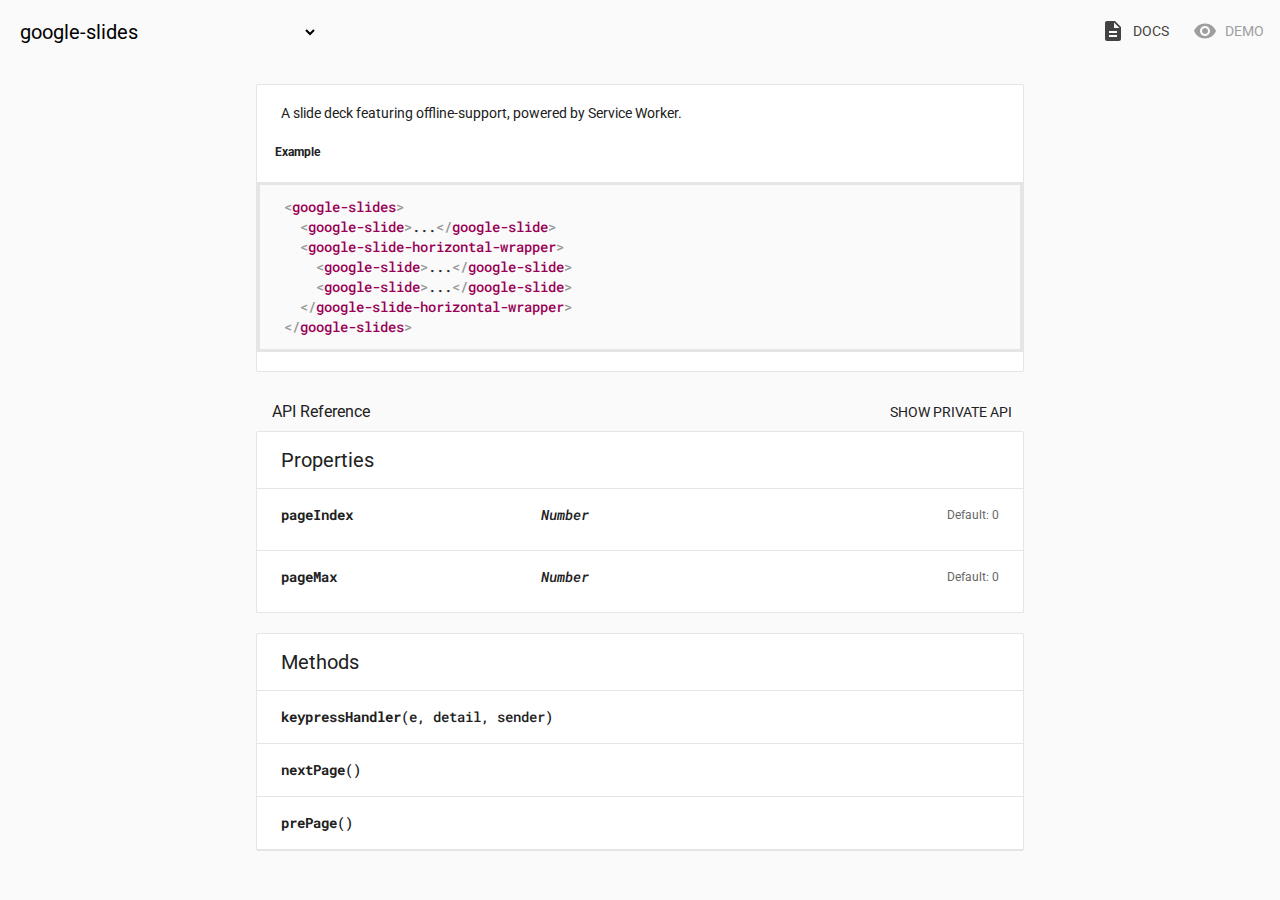
<file: components/google-slides/index.html>
<!doctype html>
<!-- Copyright (c) 2014 Google Inc. All rights reserved. -->
<html>
<head>

  <script src="../webcomponentsjs/webcomponents-lite.min.js"></script>
  <link rel="import" href="../polymer/polymer.html">
  <link rel="import" href="../iron-component-page/iron-component-page.html">

</head>
<body unresolved>

  <iron-component-page></iron-component-page>

</body>
</html>
</file>
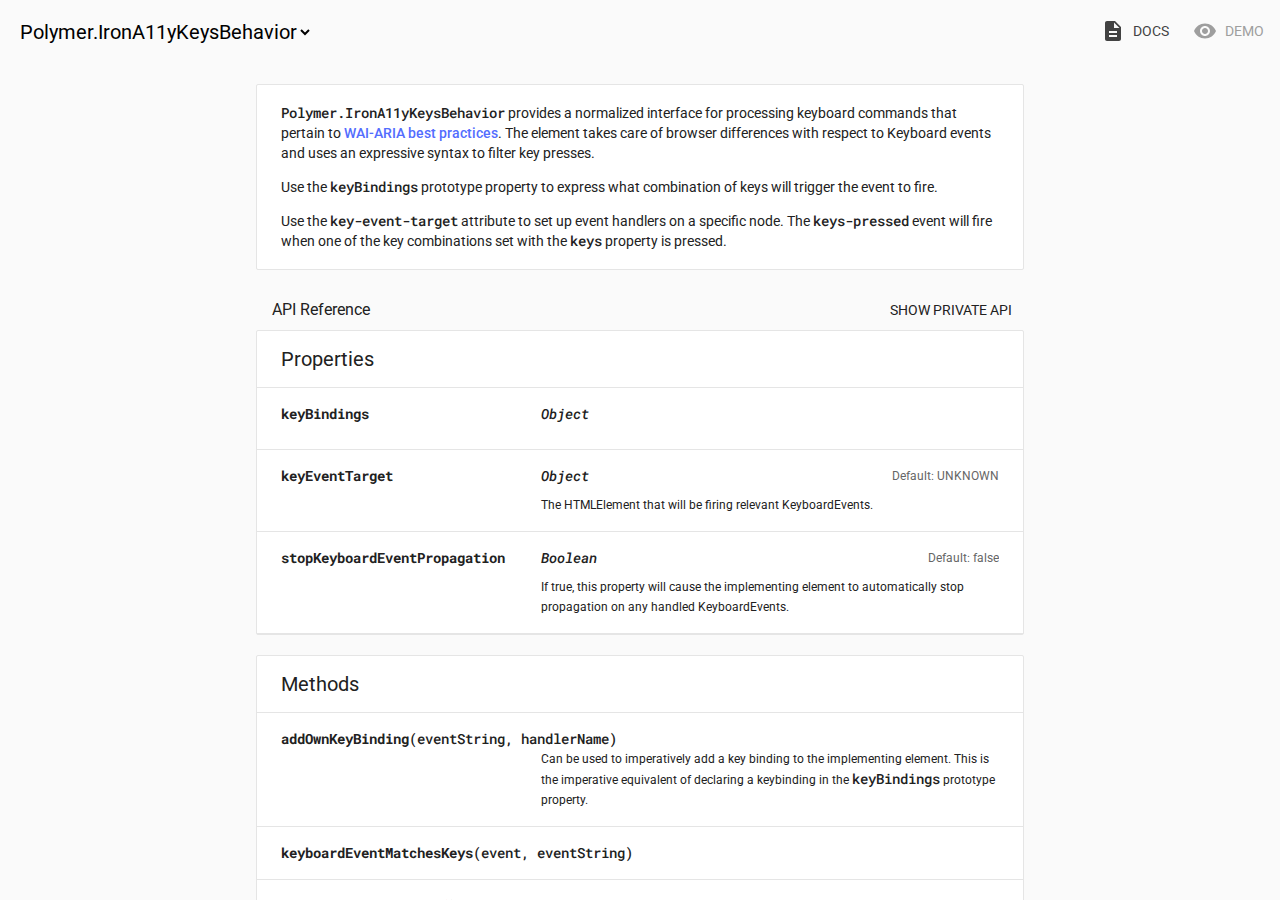
<file: components/iron-a11y-keys-behavior/index.html>
<!doctype html>
<!--
@license
Copyright (c) 2015 The Polymer Project Authors. All rights reserved.
This code may only be used under the BSD style license found at http://polymer.github.io/LICENSE
The complete set of authors may be found at http://polymer.github.io/AUTHORS
The complete set of contributors may be found at http://polymer.github.io/CONTRIBUTORS
Code distributed by Google as part of the polymer project is also
subject to an additional IP rights grant found at http://polymer.github.io/PATENTS
-->
<html>
<head>

  <title>iron-a11y-keys-behavior</title>
  <script src="../webcomponentsjs/webcomponents-lite.js"></script>
  <link rel="import" href="../iron-component-page/iron-component-page.html">

</head>
<body>

  <iron-component-page></iron-component-page>

</body>
</html>
</file>
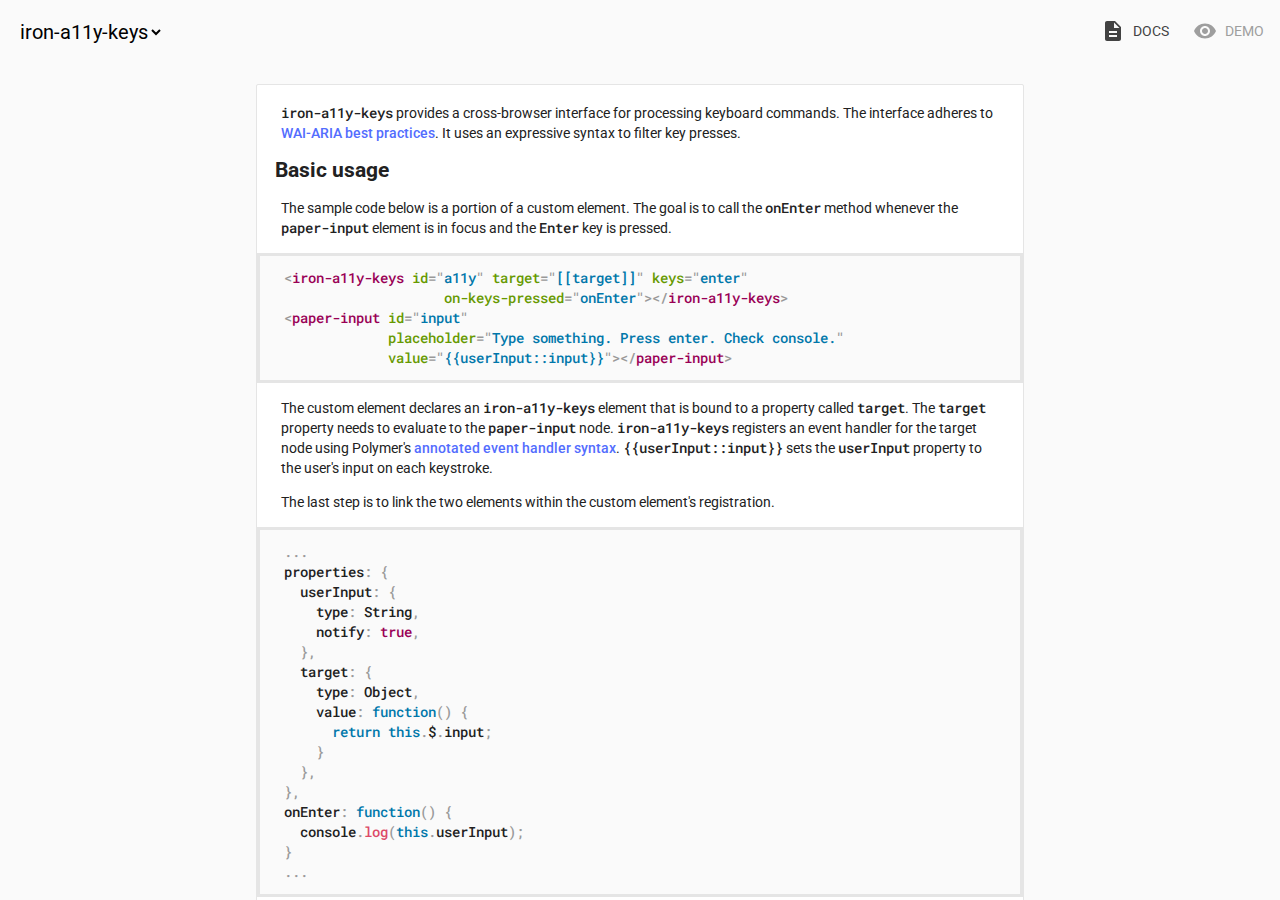
<file: components/iron-a11y-keys/index.html>
<!doctype html>
<!--
@license
Copyright (c) 2015 The Polymer Project Authors. All rights reserved.
This code may only be used under the BSD style license found at http://polymer.github.io/LICENSE
The complete set of authors may be found at http://polymer.github.io/AUTHORS
The complete set of contributors may be found at http://polymer.github.io/CONTRIBUTORS
Code distributed by Google as part of the polymer project is also
subject to an additional IP rights grant found at http://polymer.github.io/PATENTS
-->
<html>
<head>

  <title>iron-a11y-keys</title>
  <script src="../webcomponentsjs/webcomponents-lite.js"></script>
  <link rel="import" href="../iron-component-page/iron-component-page.html">

</head>
<body>

  <iron-component-page></iron-component-page>

</body>
</html>
</file>
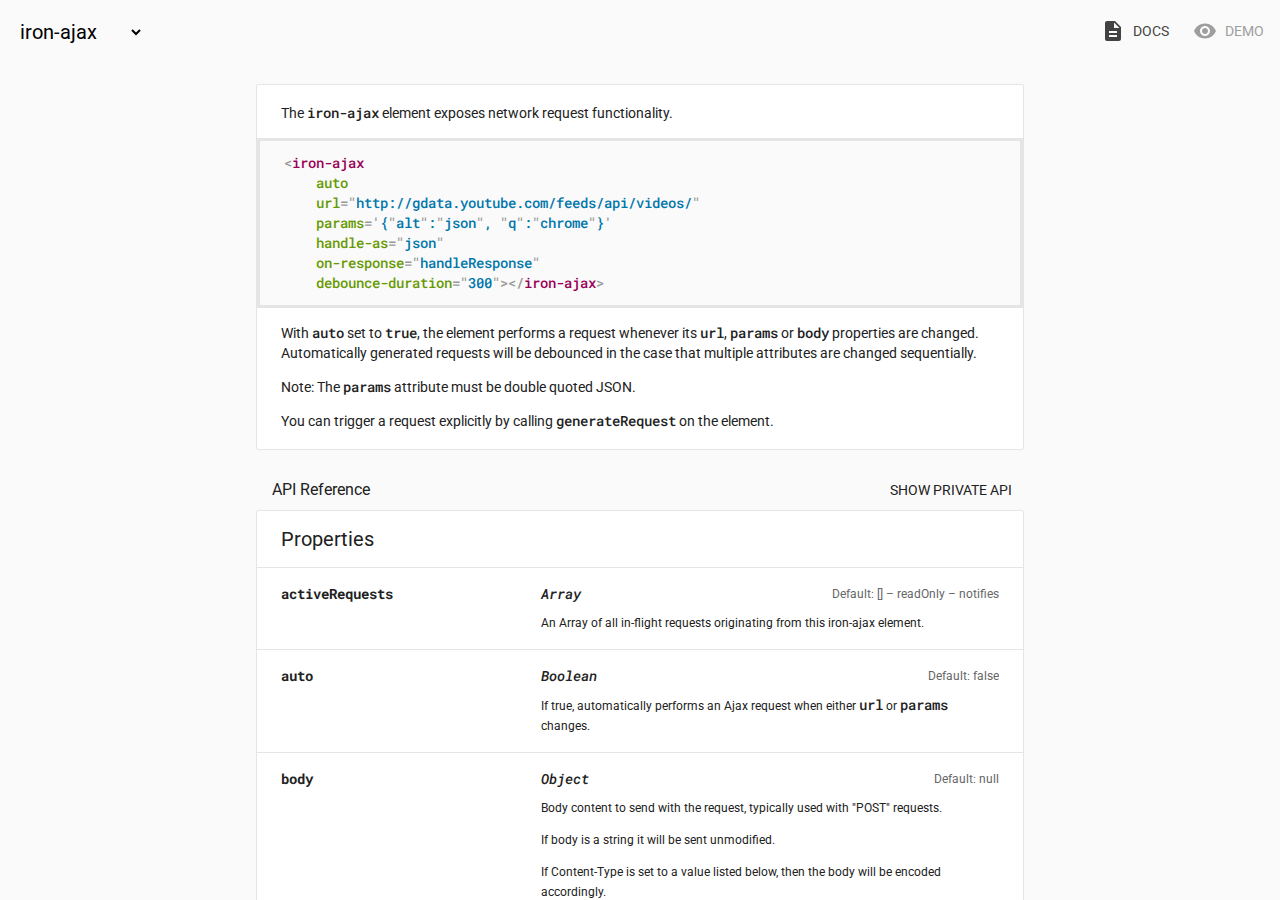
<file: components/iron-ajax/index.html>
<!doctype html>
<!--
Copyright (c) 2015 The Polymer Project Authors. All rights reserved.
This code may only be used under the BSD style license found at http://polymer.github.io/LICENSE
The complete set of authors may be found at http://polymer.github.io/AUTHORS
The complete set of contributors may be found at http://polymer.github.io/CONTRIBUTORS
Code distributed by Google as part of the polymer project is also
subject to an additional IP rights grant found at http://polymer.github.io/PATENTS
-->
<html>
<head>

  <title>iron-ajax</title>
  <meta charset="utf-8">
  <meta name="viewport" content="width=device-width, initial-scale=1.0">

  <script src="../webcomponentsjs/webcomponents-lite.js"></script>
  <link rel="import" href="../iron-component-page/iron-component-page.html">

</head>
<body>

  <iron-component-page></iron-component-page>

</body>
</html>
</file>
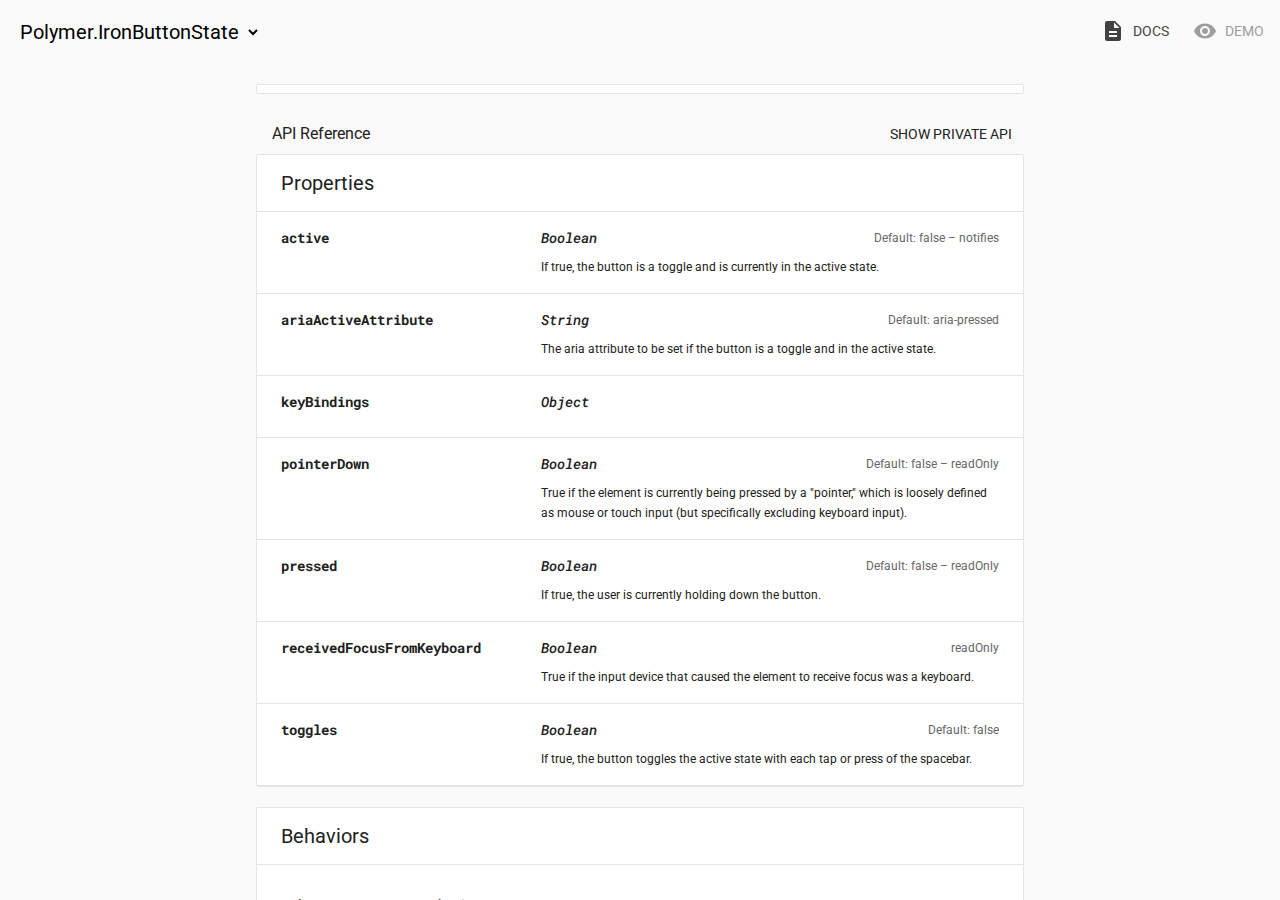
<file: components/iron-behaviors/index.html>
<!doctype html>
<!--
@license
Copyright (c) 2015 The Polymer Project Authors. All rights reserved.
This code may only be used under the BSD style license found at http://polymer.github.io/LICENSE.txt
The complete set of authors may be found at http://polymer.github.io/AUTHORS.txt
The complete set of contributors may be found at http://polymer.github.io/CONTRIBUTORS.txt
Code distributed by Google as part of the polymer project is also
subject to an additional IP rights grant found at http://polymer.github.io/PATENTS.txt
-->
<html>
<head>

  <title>Iron Behaviors</title>
  <meta charset="utf-8">
  <meta name="viewport" content="width=device-width, initial-scale=1.0">

  <script src="../webcomponentsjs/webcomponents-lite.js"></script>
  <link rel="import" href="../iron-component-page/iron-component-page.html">

</head>
<body>

  <iron-component-page src="iron-button-state.html"></iron-component-page>

</body>
</html>
</file>
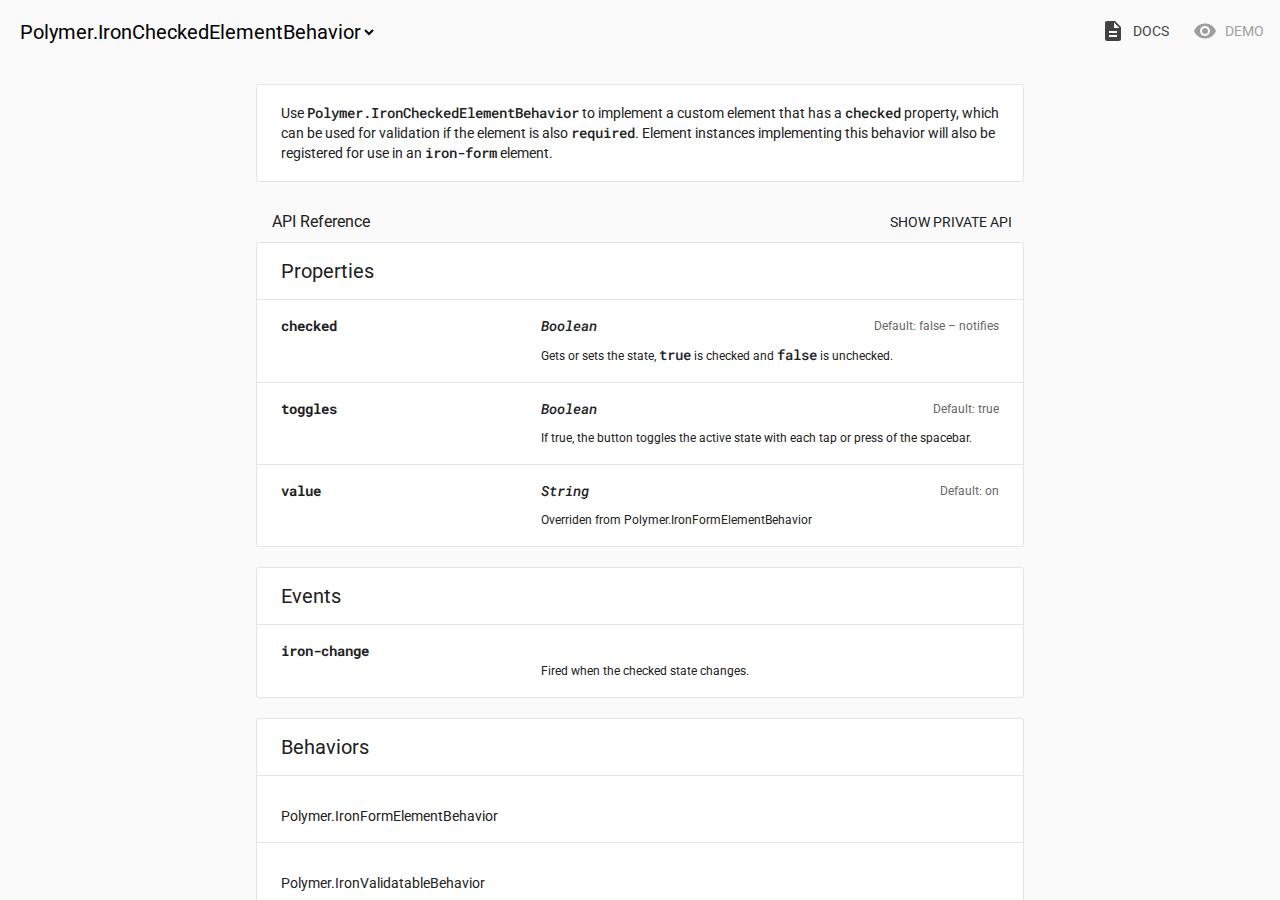
<file: components/iron-checked-element-behavior/index.html>
<!doctype html>
<!--
@license
Copyright (c) 2015 The Polymer Project Authors. All rights reserved.
This code may only be used under the BSD style license found at http://polymer.github.io/LICENSE.txt
The complete set of authors may be found at http://polymer.github.io/AUTHORS.txt
The complete set of contributors may be found at http://polymer.github.io/CONTRIBUTORS.txt
Code distributed by Google as part of the polymer project is also
subject to an additional IP rights grant found at http://polymer.github.io/PATENTS.txt
-->
<html>
<head>

  <meta charset="utf-8">
  <meta name="viewport" content="width=device-width, minimum-scale=1.0, initial-scale=1.0, user-scalable=yes">

  <title>iron-checked-element-behavior</title>

  <script src="../webcomponentsjs/webcomponents-lite.js"></script>

  <link rel="import" href="../polymer/polymer.html">
  <link rel="import" href="../iron-component-page/iron-component-page.html">

</head>
<body>

  <iron-component-page></iron-component-page>

</body>
</html>
</file>
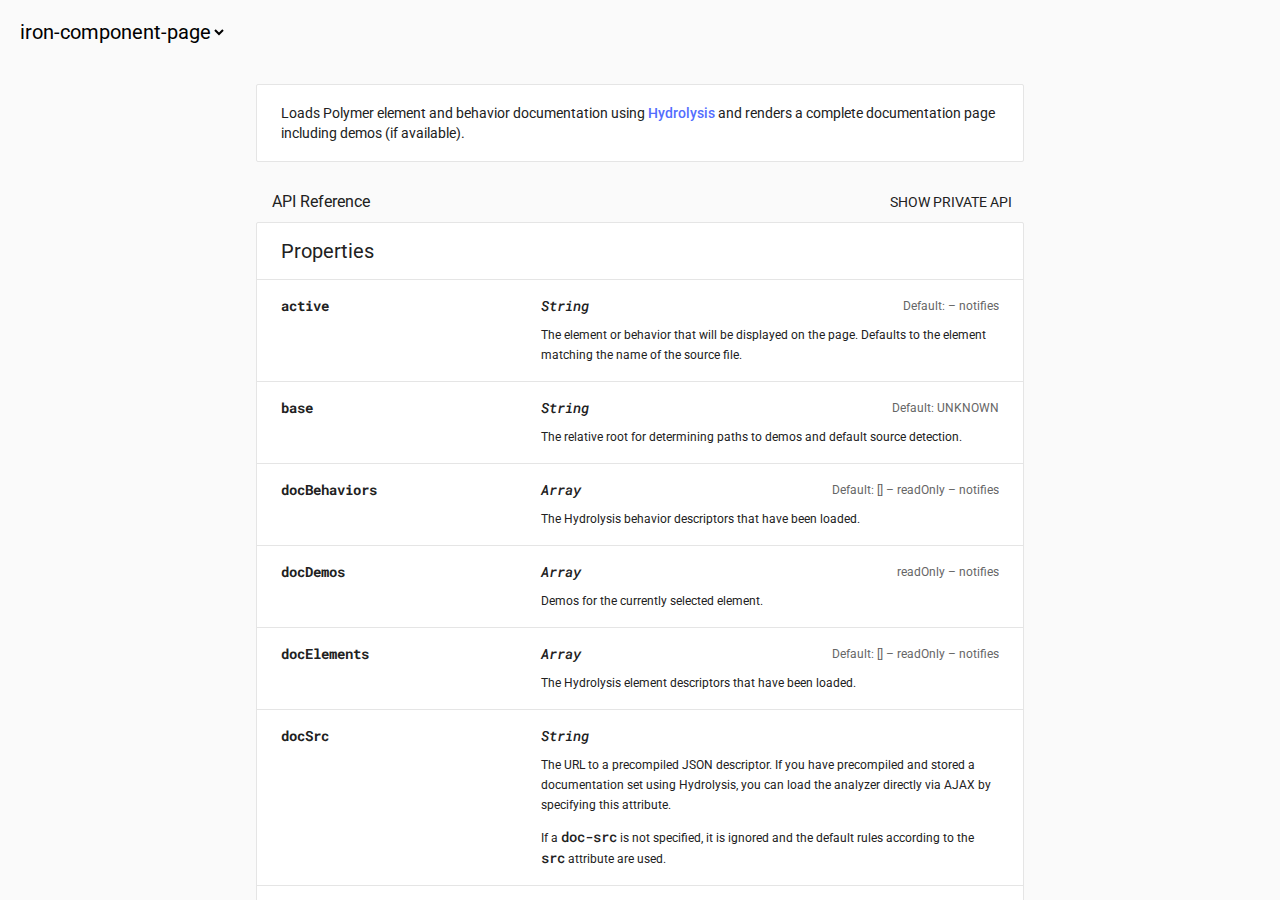
<file: components/iron-component-page/index.html>
<!doctype html>
<!--
@license
Copyright (c) 2015 The Polymer Project Authors. All rights reserved.
This code may only be used under the BSD style license found at http://polymer.github.io/LICENSE
The complete set of authors may be found at http://polymer.github.io/AUTHORS
The complete set of contributors may be found at http://polymer.github.io/CONTRIBUTORS
Code distributed by Google as part of the polymer project is also
subject to an additional IP rights grant found at http://polymer.github.io/PATENTS
-->
<html>
<head>

  <meta charset="utf-8">
  <meta name="viewport" content="width=device-width, initial-scale=1.0">

  <script src="../webcomponentsjs/webcomponents-lite.js"></script>
  <link rel="import" href="../iron-component-page/iron-component-page.html">
</head>
<body>

  <iron-component-page></iron-component-page>

</body>
</html>
</file>
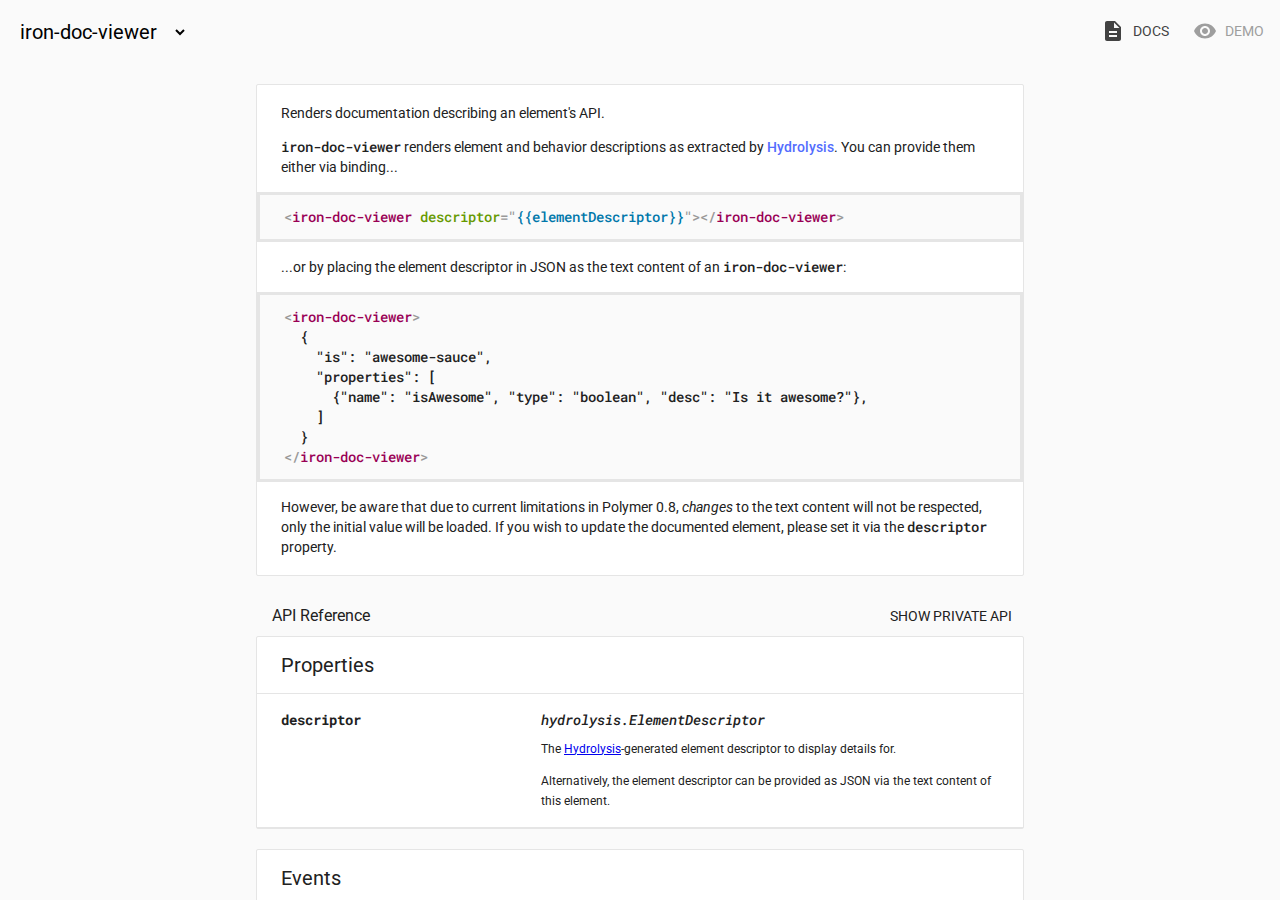
<file: components/iron-doc-viewer/index.html>
<!doctype html>
<!--
Copyright (c) 2014 The Polymer Project Authors. All rights reserved.
This code may only be used under the BSD style license found at http://polymer.github.io/LICENSE
The complete set of authors may be found at http://polymer.github.io/AUTHORS
The complete set of contributors may be found at http://polymer.github.io/CONTRIBUTORS
Code distributed by Google as part of the polymer project is also
subject to an additional IP rights grant found at http://polymer.github.io/PATENTS
-->
<html>
<head>

  <meta charset="utf-8">
  <meta name="viewport" content="width=device-width, initial-scale=1.0">

  <script src="../webcomponentsjs/webcomponents-lite.js"></script>
  <link rel="import" href="../iron-component-page/iron-component-page.html">

</head>
<body>

  <iron-component-page></iron-component-page>

</body>
</html>
</file>
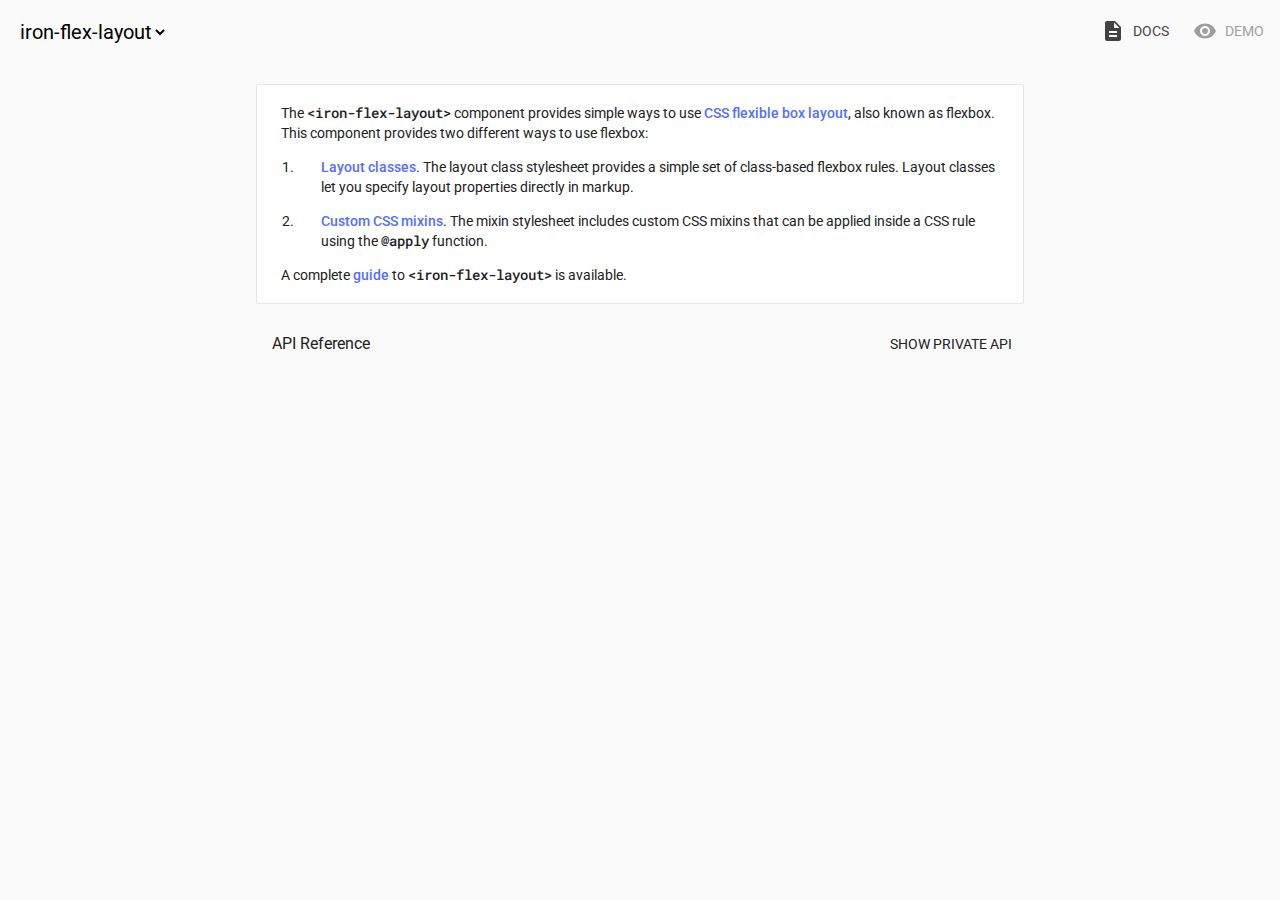
<file: components/iron-flex-layout/index.html>
<!doctype html>
<!--
@license
Copyright (c) 2015 The Polymer Project Authors. All rights reserved.
This code may only be used under the BSD style license found at http://polymer.github.io/LICENSE.txt
The complete set of authors may be found at http://polymer.github.io/AUTHORS.txt
The complete set of contributors may be found at http://polymer.github.io/CONTRIBUTORS.txt
Code distributed by Google as part of the polymer project is also
subject to an additional IP rights grant found at http://polymer.github.io/PATENTS.txt
-->
<html>
<head>

  <title>iron-flex-layout</title>
  <script src="../webcomponentsjs/webcomponents-lite.js"></script>
  <link rel="import" href="../iron-component-page/iron-component-page.html">

</head>
<body>

  <iron-component-page></iron-component-page>

</body>
</html>
</file>
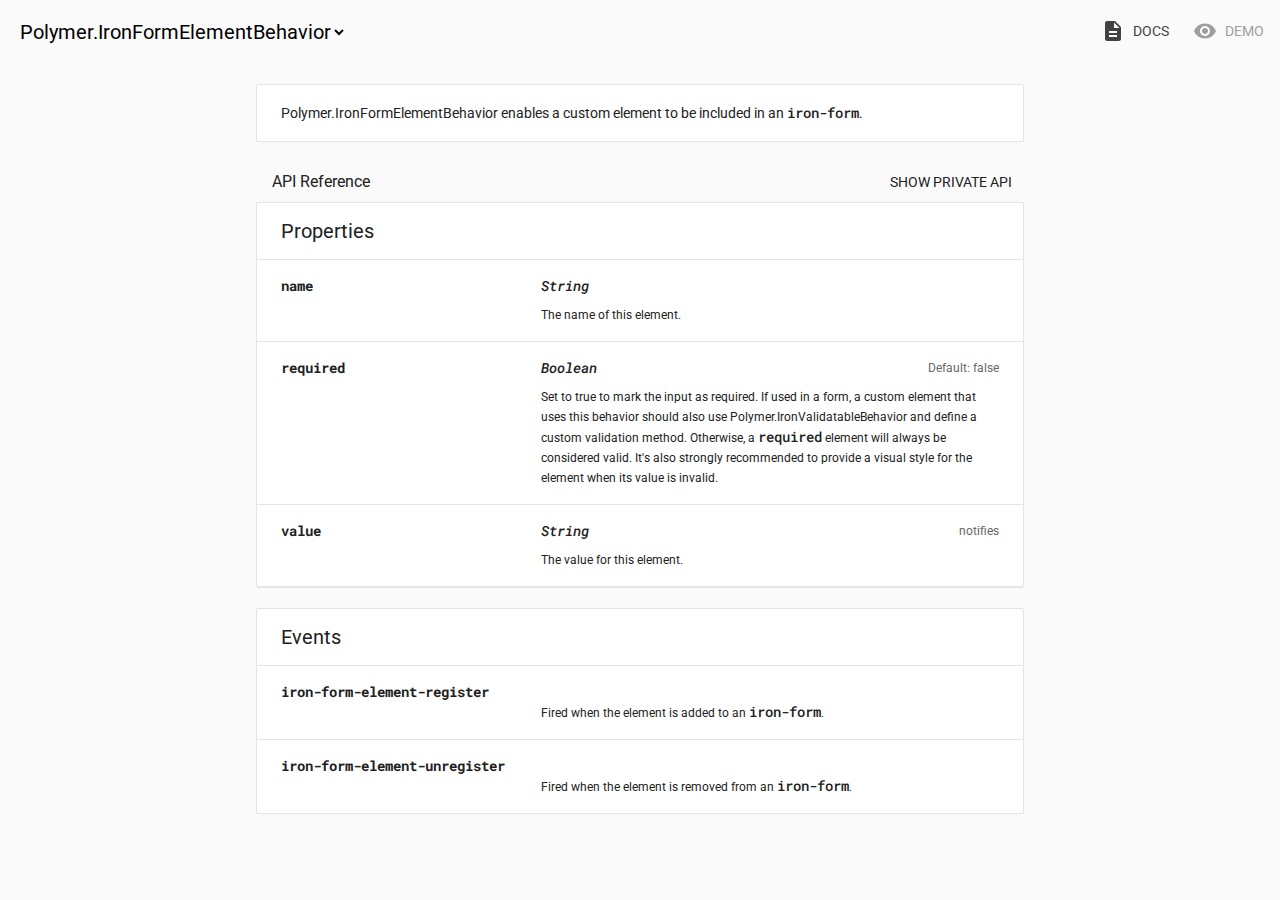
<file: components/iron-form-element-behavior/index.html>
<!doctype html>
<!--
@license
Copyright (c) 2015 The Polymer Project Authors. All rights reserved.
This code may only be used under the BSD style license found at http://polymer.github.io/LICENSE.txt
The complete set of authors may be found at http://polymer.github.io/AUTHORS.txt
The complete set of contributors may be found at http://polymer.github.io/CONTRIBUTORS.txt
Code distributed by Google as part of the polymer project is also
subject to an additional IP rights grant found at http://polymer.github.io/PATENTS.txt
-->
<html>
<head>

  <meta charset="utf-8">
  <meta name="viewport" content="width=device-width, minimum-scale=1.0, initial-scale=1.0, user-scalable=yes">

  <title>iron-form-element-behavior</title>

  <script src="../webcomponentsjs/webcomponents-lite.js"></script>

  <link rel="import" href="../polymer/polymer.html">
  <link rel="import" href="../iron-component-page/iron-component-page.html">

</head>
<body>

  <iron-component-page></iron-component-page>

</body>
</html>
</file>
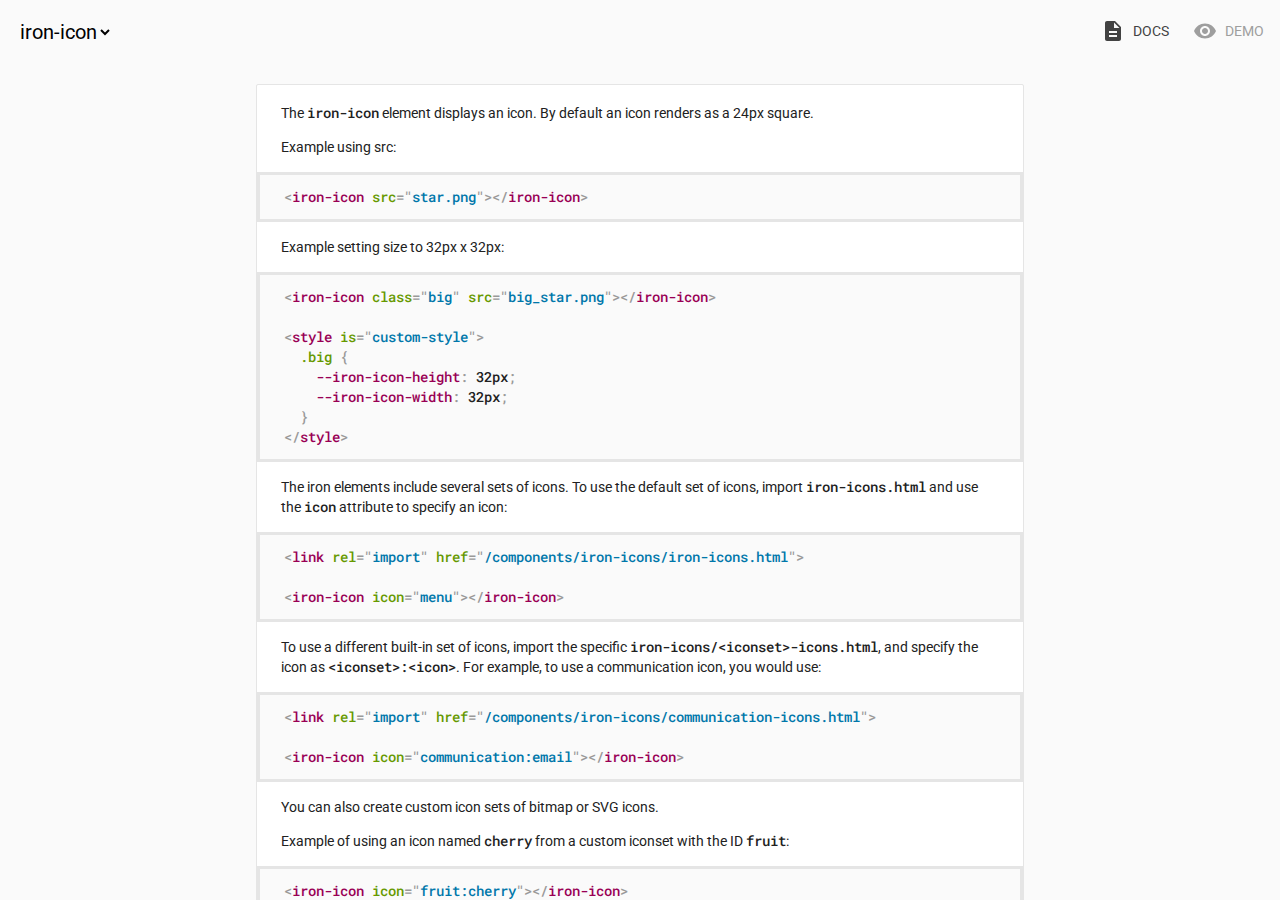
<file: components/iron-icon/index.html>
<!doctype html>
<!--
@license
Copyright (c) 2015 The Polymer Project Authors. All rights reserved.
This code may only be used under the BSD style license found at http://polymer.github.io/LICENSE
The complete set of authors may be found at http://polymer.github.io/AUTHORS
The complete set of contributors may be found at http://polymer.github.io/CONTRIBUTORS
Code distributed by Google as part of the polymer project is also
subject to an additional IP rights grant found at http://polymer.github.io/PATENTS
-->
<html>
<head>

  <meta charset="utf-8">
  <meta name="viewport" content="width=device-width, initial-scale=1.0">

  <script src="../webcomponentsjs/webcomponents-lite.js"></script>
  <link rel="import" href="../iron-component-page/iron-component-page.html">

</head>
<body>

  <iron-component-page></iron-component-page>

</body>
</html>
</file>
